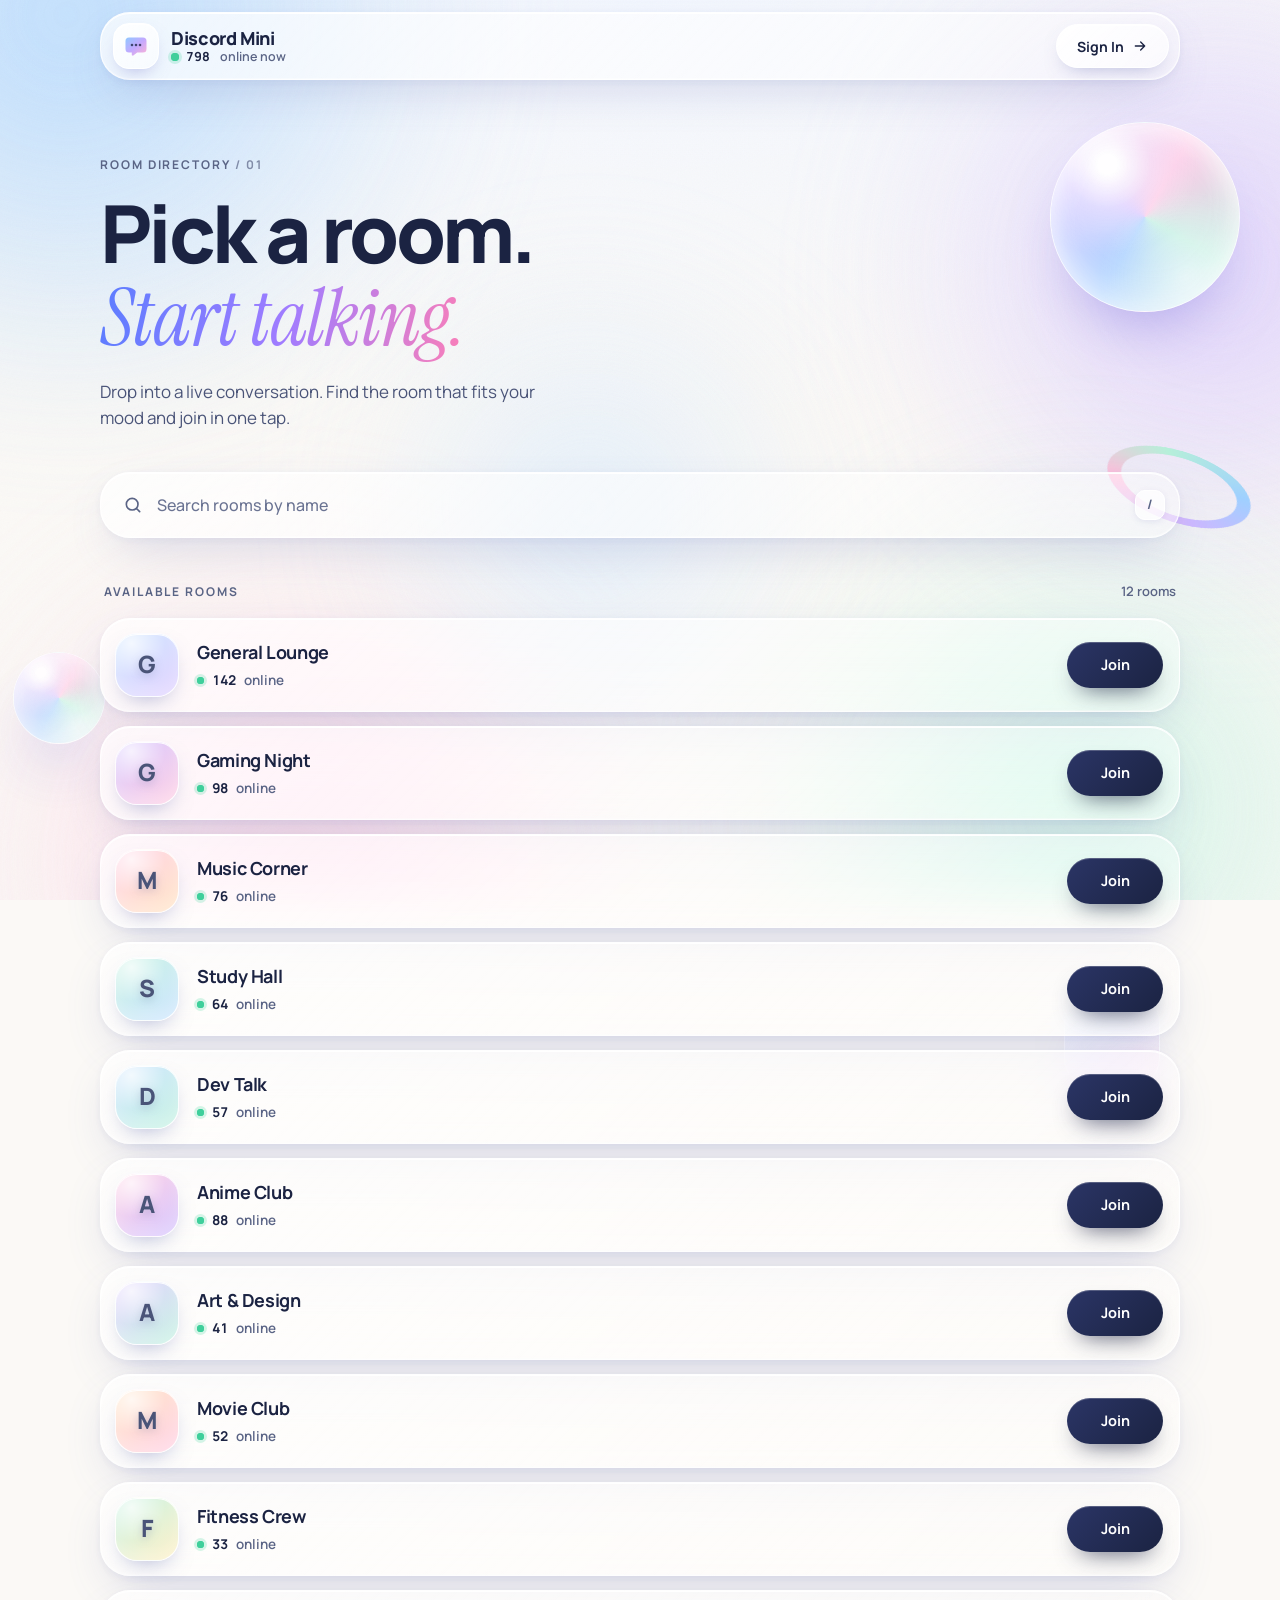
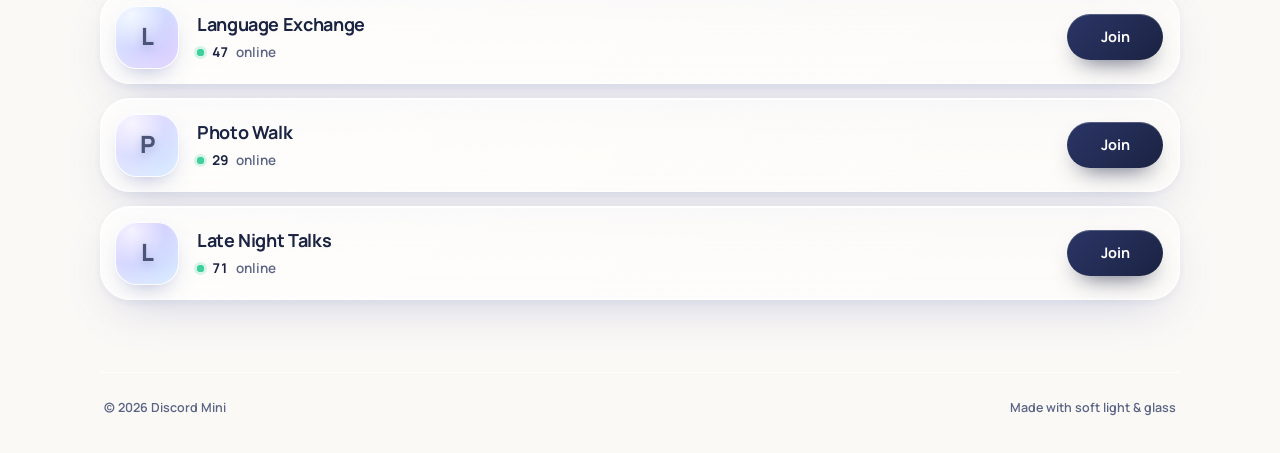
<file: frontend/index.html>
<!DOCTYPE html>
<html lang="en">
<head>
  <meta charset="utf-8">
  <meta name="viewport" content="width=device-width, initial-scale=1">
  <title>Discord Mini — Rooms</title>
  <meta name="description" content="Browse and join live chat rooms on Discord Mini.">
  <meta name="theme-color" content="#eef3ff">
  <link rel="preconnect" href="https://fonts.googleapis.com">
  <link rel="preconnect" href="https://fonts.gstatic.com" crossorigin>
  <link href="https://fonts.googleapis.com/css2?family=Instrument+Serif:ital@1&family=Manrope:wght@400;500;600;700;800&display=swap" rel="stylesheet">
  <link rel="stylesheet" href="css/style.css">
</head>
<body>
  <a class="skip" href="#rooms">Skip to rooms</a>

  <!-- Gradient mesh atmosphere (fixed, shared by the whole site) -->
  <div class="mesh" aria-hidden="true">
    <span class="blob b1"></span>
    <span class="blob b2"></span>
    <span class="blob b3"></span>
    <span class="blob b4"></span>
    <span class="blob b5"></span>
    <span class="grain"></span>
  </div>

  <div class="page">
    <!-- Iridescent 3D accents -->
    <div class="deco" aria-hidden="true">
      <span class="orb orb-a"></span>
      <span class="orb orb-b"></span>
      <span class="ring-wrap"><span class="ring"></span></span>
      <span class="slab"></span>
    </div>

    <header class="site-header fade-up">
      <div class="bar glass">
        <a class="brand" href="./" aria-label="Discord Mini home">
          <span class="logo">
            <svg viewBox="0 0 24 24" width="24" height="24" aria-hidden="true">
              <defs>
                <linearGradient id="lg" x1="0" y1="0" x2="1" y2="1">
                  <stop offset="0" stop-color="#8fc8ff"/>
                  <stop offset=".5" stop-color="#c3a9ff"/>
                  <stop offset="1" stop-color="#ffb3d4"/>
                </linearGradient>
              </defs>
              <path fill="url(#lg)" d="M5 3.5h14A3.5 3.5 0 0 1 22.500 7v8a3.5 3.5 0 0 1-3.500 3.500h-5.800l-3.900 3c-.6.5-1.500.1-1.500-.7V18.500H5A3.500 3.500 0 0 1 1.500 15V7A3.500 3.500 0 0 1 5 3.500z"/>
              <circle cx="8" cy="11" r="1.300" fill="#1b2342" opacity=".75"/>
              <circle cx="12" cy="11" r="1.300" fill="#1b2342" opacity=".75"/>
              <circle cx="16" cy="11" r="1.300" fill="#1b2342" opacity=".75"/>
            </svg>
          </span>
          <span class="brand-text">
            <span class="brand-name">Discord Mini</span>
            <span class="online"><i class="pulse" aria-hidden="true"></i><b id="totalOnline">0</b>&nbsp;online now</span>
          </span>
        </a>

        <!-- Ganti href sesuai halaman login admin -->
        <a class="btn-signin" href="admin/login.html">
          Sign In
          <svg viewBox="0 0 24 24" width="16" height="16" fill="none" stroke="currentColor" stroke-width="2" stroke-linecap="round" stroke-linejoin="round" aria-hidden="true"><path d="M5 12h14M13 6l6 6-6 6"/></svg>
        </a>
      </div>
    </header>

    <main class="wrap">
      <section class="hero">
        <p class="eyebrow fade-up" style="--d:.08s">Room directory <span>/ 01</span></p>
        <h1 class="fade-up" style="--d:.14s">Pick a room.<br><em>Start talking.</em></h1>
        <p class="lead fade-up" style="--d:.2s">Drop into a live conversation. Find the room that fits your mood and join in one tap.</p>
      </section>

      <section class="search-wrap fade-up" style="--d:.26s" role="search">
        <div class="search glass">
          <svg class="ico" viewBox="0 0 24 24" width="20" height="20" fill="none" stroke="currentColor" stroke-width="2" stroke-linecap="round" stroke-linejoin="round" aria-hidden="true"><circle cx="11" cy="11" r="7"/><path d="m20 20-3.500-3.500"/></svg>
          <label class="sr" for="q">Search rooms by name</label>
          <input id="q" type="search" placeholder="Search rooms by name" autocomplete="off" spellcheck="false" aria-controls="rooms">
          <button class="clear" type="button" hidden aria-label="Clear search">
            <svg viewBox="0 0 24 24" width="16" height="16" fill="none" stroke="currentColor" stroke-width="2.200" stroke-linecap="round" aria-hidden="true"><path d="M6 6l12 12M18 6 6 18"/></svg>
          </button>
          <kbd aria-hidden="true">/</kbd>
        </div>
      </section>

      <div class="list-head fade-up" style="--d:.32s">
        <h2 class="eyebrow">Available rooms</h2>
        <p id="count" aria-live="polite"></p>
      </div>

      <ul id="rooms" class="rooms"></ul>

      <div id="empty" class="empty glass" hidden>
        <div class="empty-orb" aria-hidden="true"></div>
        <h3>No rooms found</h3>
        <p>Nothing matches <b id="emptyQ"></b>. Try a shorter keyword or check the spelling.</p>
        <button type="button" class="btn-ghost" id="emptyClear">Clear search</button>
      </div>
    </main>

    <footer class="site-footer">
      <span>© <span id="year"></span> Discord Mini</span>
      <span>Made with soft light &amp; glass</span>
    </footer>
  </div>

  <!-- Join room popup -->
  <div id="joinModal" class="modal" aria-hidden="true" inert>
    <div class="modal-bg" data-close></div>

    <div class="dialog glass" role="dialog" aria-modal="true" aria-labelledby="joinTitle" aria-describedby="joinDesc">
      <span class="orb dialog-orb dialog-orb-a" aria-hidden="true"></span>
      <span class="orb dialog-orb dialog-orb-b" aria-hidden="true"></span>

      <button type="button" class="dlg-close" data-close aria-label="Tutup pop-up">
        <svg viewBox="0 0 24 24" width="16" height="16" fill="none" stroke="currentColor" stroke-width="2.200" stroke-linecap="round" aria-hidden="true"><path d="M6 6l12 12M18 6 6 18"/></svg>
      </button>

      <!-- Room yang dipilih -->
      <div class="room-chip">
        <div class="thumb sm" id="dThumb" aria-hidden="true"></div>
        <div class="chip-text">
          <p class="chip-label">Bergabung ke room</p>
          <p class="chip-name" id="dRoom"></p>
        </div>
        <p class="chip-online"><i class="pulse" aria-hidden="true"></i><b id="dOnline"></b>&nbsp;online</p>
      </div>

      <!-- Langkah 1: isi username -->
      <div id="stepForm">
        <h2 id="joinTitle">Masukkan <em>username</em> kamu</h2>
        <p class="dlg-lead" id="joinDesc">Nama ini akan terlihat oleh anggota lain selama kamu berada di room.</p>

        <form id="joinForm" novalidate>
          <label class="field-label" for="username">Username</label>
          <div class="field" id="uField">
            <span class="at" aria-hidden="true">@</span>
            <input id="username" name="username" type="text" maxlength="20" required
                   autocomplete="nickname" autocapitalize="off" spellcheck="false"
                   placeholder="contoh: senja_biru" aria-describedby="uHint uErr">
            <span class="count" id="uCount" aria-hidden="true">0/20</span>
          </div>
          <p class="hint" id="uHint">3–20 karakter: huruf, angka, titik, garis bawah, atau strip.</p>
          <p class="error" id="uErr" role="alert"></p>

          <button class="btn-join btn-block" id="submitBtn" type="submit">
            <span class="spin" aria-hidden="true"></span>
            <span id="submitLabel">Kirim</span>
            <svg class="arrow" viewBox="0 0 24 24" width="16" height="16" fill="none" stroke="currentColor" stroke-width="2" stroke-linecap="round" stroke-linejoin="round" aria-hidden="true"><path d="M5 12h14M13 6l6 6-6 6"/></svg>
          </button>
        </form>
      </div>
    </div>
  </div>

  <script src="js/rooms.js"></script>
  <script src="js/script.js"></script>
</body>
</html>
</file>
<file: frontend/css/style.css>
/* ==========================================================
   Discord Mini — Soft Futuristic Glassmorphism
   ========================================================== */

:root {
  /* palette */
  --ice: #cfe6ff;
  --sky: #a9d4ff;
  --lav: #d8c8ff;
  --pink: #ffd3e6;
  --mint: #c9f3e4;
  --warm: #fbf9f6;

  /* ink */
  --ink: #1b2342;
  --ink-2: #4a5478;
  --ink-3: #5a6485;

  /* glass */
  --glass-a: rgba(255, 255, 255, 0.72);
  --glass-b: rgba(255, 255, 255, 0.42);
  --glass-border: rgba(255, 255, 255, 0.8);
  --shadow: 0 18px 50px -18px rgba(90, 100, 170, 0.32), 0 2px 10px rgba(90, 100, 170, 0.06);
  --shadow-hover: 0 28px 60px -20px rgba(90, 100, 170, 0.42), 0 4px 14px rgba(90, 100, 170, 0.08);

  /* shape */
  --r-xl: 30px;
  --r-lg: 26px;
  --r-md: 20px;

  --font: "Manrope", "Inter", system-ui, -apple-system, "Segoe UI", sans-serif;
  --serif: "Instrument Serif", "Playfair Display", Georgia, serif;
  --ease: cubic-bezier(0.2, 0.7, 0.2, 1);
}

*, *::before, *::after { box-sizing: border-box; }
html { scroll-behavior: smooth; -webkit-text-size-adjust: 100%; }

body {
  margin: 0;
  min-height: 100vh;
  font-family: var(--font);
  color: var(--ink);
  background: var(--warm);
  line-height: 1.5;
  -webkit-font-smoothing: antialiased;
  overflow-x: hidden;
}

button, input { font: inherit; color: inherit; }
a { color: inherit; text-decoration: none; }
ul { list-style: none; margin: 0; padding: 0; }
h1, h2, h3, p { margin: 0; }

.sr {
  position: absolute; width: 1px; height: 1px; overflow: hidden;
  clip: rect(0 0 0 0); white-space: nowrap;
}
.skip {
  position: fixed; left: 16px; top: -60px; z-index: 100;
  padding: 10px 16px; border-radius: 999px;
  background: var(--ink); color: #fff; font-weight: 600; font-size: 14px;
  transition: top 0.2s var(--ease);
}
.skip:focus { top: 12px; }

:focus-visible {
  outline: 3px solid rgba(94, 110, 255, 0.6);
  outline-offset: 3px;
}

/* ---------- Gradient mesh atmosphere ---------- */
.mesh {
  position: fixed; inset: 0; z-index: -1; overflow: hidden;
  background:
    radial-gradient(120% 80% at 50% 0%, #f3f7ff 0%, transparent 60%),
    var(--warm);
}
.blob {
  position: absolute;
  width: 58vmax; height: 58vmax;
  border-radius: 50%;
  filter: blur(70px);
  opacity: 0.8;
  will-change: transform;
  translate: 0 calc(var(--sy, 0) * var(--k, -0.08) * 1px);
  animation: drift 26s ease-in-out infinite alternate;
}
.b1 { top: -22vmax; left: -18vmax; background: radial-gradient(circle at 40% 40%, var(--sky), transparent 66%); --k: -0.06; }
.b2 { top: -8vmax; right: -24vmax; background: radial-gradient(circle at 50% 50%, var(--lav), transparent 66%); animation-duration: 32s; animation-delay: -6s; --k: -0.1; }
.b3 { bottom: -26vmax; left: -6vmax; background: radial-gradient(circle at 50% 50%, var(--pink), transparent 66%); animation-duration: 29s; animation-delay: -12s; --k: -0.04; }
.b4 { bottom: -22vmax; right: -14vmax; background: radial-gradient(circle at 50% 50%, var(--mint), transparent 66%); animation-duration: 35s; animation-delay: -3s; --k: -0.12; }
.b5 { top: 28vh; left: 26vw; width: 40vmax; height: 40vmax; background: radial-gradient(circle at 50% 50%, var(--ice), transparent 66%); opacity: 0.6; animation-duration: 40s; --k: -0.02; }

.grain {
  position: absolute; inset: 0; opacity: 0.05; mix-blend-mode: multiply;
  background-image: url("data:image/svg+xml;utf8,<svg xmlns='http://www.w3.org/2000/svg' width='160' height='160'><filter id='n'><feTurbulence type='fractalNoise' baseFrequency='.8' numOctaves='2' stitchTiles='stitch'/></filter><rect width='100%' height='100%' filter='url(%23n)' opacity='.6'/></svg>");
}

@keyframes drift {
  from { transform: translate3d(0, 0, 0) scale(1); }
  to   { transform: translate3d(5vmax, 4vmax, 0) scale(1.12); }
}

/* ---------- Glass material ---------- */
.glass {
  background: linear-gradient(135deg, var(--glass-a), var(--glass-b));
  border: 1px solid var(--glass-border);
  -webkit-backdrop-filter: blur(22px) saturate(160%);
  backdrop-filter: blur(22px) saturate(160%);
  box-shadow: var(--shadow), inset 0 1px 0 rgba(255, 255, 255, 0.95), inset 0 -1px 0 rgba(255, 255, 255, 0.35);
}
@supports not ((backdrop-filter: blur(1px)) or (-webkit-backdrop-filter: blur(1px))) {
  .glass { background: rgba(255, 255, 255, 0.9); }
}

/* ---------- Layout ---------- */
.page { position: relative; overflow-x: clip; }
.wrap { position: relative; z-index: 1; width: min(1080px, calc(100% - 32px)); margin: 0 auto; }

/* ---------- Header ---------- */
.site-header {
  position: sticky; top: 12px; z-index: 50;
  width: min(1080px, calc(100% - 32px));
  margin: 12px auto 0;
}
.bar {
  display: flex; align-items: center; justify-content: space-between; gap: 12px;
  padding: 10px 10px 10px 12px;
  border-radius: var(--r-xl);
}
.brand { display: flex; align-items: center; gap: 12px; min-width: 0; border-radius: 18px; }
.logo {
  flex: none; display: grid; place-items: center;
  width: 46px; height: 46px; border-radius: 16px;
  background: linear-gradient(145deg, rgba(255, 255, 255, 0.95), rgba(255, 255, 255, 0.5));
  border: 1px solid #fff;
  box-shadow: 0 8px 18px -8px rgba(110, 110, 200, 0.5), inset 0 1px 0 #fff;
}
.brand-text { display: flex; flex-direction: column; min-width: 0; line-height: 1.2; }
.brand-name { font-weight: 800; font-size: 18px; letter-spacing: -0.02em; }
.online {
  display: inline-flex; align-items: center; gap: 7px;
  font-size: 12.500px; font-weight: 600; color: var(--ink-3);
  white-space: nowrap;
}
.online b { color: var(--ink); font-variant-numeric: tabular-nums; font-weight: 700; }
.pulse {
  position: relative; width: 8px; height: 8px; border-radius: 50%;
  background: #3fcf9b; box-shadow: 0 0 0 3px rgba(63, 207, 155, 0.22);
}
.pulse::after {
  content: ""; position: absolute; inset: 0; border-radius: 50%;
  background: #3fcf9b; animation: ping 2.400s ease-out infinite;
}
@keyframes ping { 0% { transform: scale(1); opacity: 0.6; } 100% { transform: scale(3); opacity: 0; } }

.btn-signin {
  flex: none; display: inline-flex; align-items: center; gap: 8px;
  height: 44px; padding: 0 20px; border-radius: 999px;
  font-weight: 700; font-size: 14px;
  background: linear-gradient(135deg, rgba(255, 255, 255, 0.95), rgba(255, 255, 255, 0.55));
  border: 1px solid #fff;
  box-shadow: 0 8px 20px -10px rgba(90, 100, 170, 0.5), inset 0 1px 0 #fff;
  transition: transform 0.3s var(--ease), box-shadow 0.3s var(--ease);
}
.btn-signin svg { transition: transform 0.3s var(--ease); }
.btn-signin:hover { transform: scale(1.04); box-shadow: 0 12px 26px -10px rgba(90, 100, 170, 0.6), inset 0 1px 0 #fff; }
.btn-signin:hover svg { transform: translateX(3px); }
.btn-signin:active { transform: scale(0.97); }

/* ---------- Hero ---------- */
.hero { padding: 76px 0 34px; max-width: 720px; }
.eyebrow {
  font-size: 12px; font-weight: 700; letter-spacing: 0.16em; text-transform: uppercase;
  color: var(--ink-3);
}
.eyebrow span { opacity: 0.7; }
h1 {
  margin-top: 18px;
  font-size: clamp(2.700rem, 7vw, 5rem);
  line-height: 1.02; letter-spacing: -0.045em; font-weight: 800;
}
h1 em {
  font-family: var(--serif); font-style: italic; font-weight: 400;
  letter-spacing: -0.02em;
  background: linear-gradient(100deg, #5b7dff 0%, #a07cff 50%, #ff7fb4 100%);
  -webkit-background-clip: text; background-clip: text;
  color: transparent; -webkit-text-fill-color: transparent;
  padding-right: 0.08em;
}
.lead { margin-top: 20px; max-width: 46ch; font-size: 17px; color: var(--ink-2); }

/* ---------- Search ---------- */
.search-wrap { margin-top: 8px; }
.search {
  display: flex; align-items: center; gap: 12px;
  height: 66px; padding: 0 14px 0 22px; border-radius: var(--r-xl);
  transition: box-shadow 0.3s var(--ease), transform 0.3s var(--ease);
}
.search:focus-within {
  box-shadow: var(--shadow-hover), 0 0 0 5px rgba(140, 160, 255, 0.28), inset 0 1px 0 #fff;
}
.search .ico { flex: none; color: var(--ink-3); }
.search input {
  flex: 1; min-width: 0; height: 100%;
  border: 0; outline: 0; background: transparent;
  font-size: 16px; font-weight: 500;
}
.search input::placeholder { color: #6a7392; }
.search input::-webkit-search-cancel-button,
.search input::-webkit-search-decoration { -webkit-appearance: none; appearance: none; }
.clear {
  flex: none; display: grid; place-items: center;
  width: 34px; height: 34px; border-radius: 50%; border: 0; cursor: pointer;
  background: rgba(27, 35, 66, 0.07); color: var(--ink-2);
  transition: background 0.2s, transform 0.2s var(--ease);
}
.clear:hover { background: rgba(27, 35, 66, 0.13); transform: scale(1.08); }
.clear[hidden] { display: none; }
kbd {
  flex: none; display: grid; place-items: center;
  width: 30px; height: 30px; border-radius: 10px;
  font-family: var(--font); font-size: 13px; font-weight: 700; color: var(--ink-3);
  background: rgba(255, 255, 255, 0.7); border: 1px solid #fff;
  box-shadow: 0 2px 6px rgba(90, 100, 170, 0.12);
}
.search:focus-within kbd, .search.has-value kbd { display: none; }

/* ---------- List ---------- */
.list-head {
  display: flex; align-items: baseline; justify-content: space-between;
  margin: 44px 4px 16px;
}
#count { font-size: 13px; font-weight: 600; color: var(--ink-3); }

.rooms { display: grid; gap: 14px; }

.room {
  position: relative;
  display: grid; grid-template-columns: auto 1fr auto; align-items: center; gap: 18px;
  padding: 14px 16px 14px 14px; border-radius: var(--r-xl);
  transition: transform 0.4s var(--ease), box-shadow 0.4s var(--ease);
}
/* iridescent edge on hover */
.room::before {
  content: ""; position: absolute; inset: -1px; border-radius: inherit; padding: 1.500px;
  background: linear-gradient(120deg, #a9d4ff, #d8c8ff, #ffc4df, #c4f3e2, #a9d4ff);
  -webkit-mask: linear-gradient(#000 0 0) content-box, linear-gradient(#000 0 0);
  -webkit-mask-composite: xor; mask-composite: exclude;
  opacity: 0; transition: opacity 0.4s var(--ease); pointer-events: none;
}
.room:hover { transform: translateY(-3px); box-shadow: var(--shadow-hover), inset 0 1px 0 #fff; }
.room:hover::before { opacity: 1; }

.thumb {
  position: relative; display: grid; place-items: center;
  width: 64px; height: 64px; border-radius: 22px;
  font-size: 28px; line-height: 1;
  background: linear-gradient(145deg, var(--g1), var(--g2));
  border: 1px solid rgba(255, 255, 255, 0.9);
  box-shadow: 0 10px 22px -10px rgba(90, 100, 170, 0.5), inset 0 1px 0 rgba(255, 255, 255, 0.95), inset 0 -8px 14px rgba(255, 255, 255, 0.25);
  transition: transform 0.4s var(--ease);
  overflow: hidden;
}
.thumb::after {
  content: ""; position: absolute; inset: 0;
  background: radial-gradient(circle at 25% 15%, rgba(255, 255, 255, 0.75), transparent 48%);
  pointer-events: none;
}
.thumb span { position: relative; z-index: 1; filter: drop-shadow(0 3px 4px rgba(60, 70, 130, 0.25)); }
.room:hover .thumb { transform: scale(1.06) rotate(-2deg); }

.info { min-width: 0; }
.info h3 {
  font-size: 18px; font-weight: 700; letter-spacing: -0.02em;
  white-space: nowrap; overflow: hidden; text-overflow: ellipsis;
}
.info h3 mark {
  background: linear-gradient(transparent 58%, rgba(168, 140, 255, 0.35) 58%);
  color: inherit; border-radius: 3px;
}
.meta {
  display: inline-flex; align-items: center; gap: 8px; margin-top: 4px;
  font-size: 13.500px; font-weight: 600; color: var(--ink-3);
}
.meta b { color: var(--ink); font-weight: 700; font-variant-numeric: tabular-nums; }
.meta .pulse { width: 7px; height: 7px; }

.btn-join {
  position: relative; display: inline-flex; align-items: center; justify-content: center; gap: 8px;
  min-width: 96px; height: 46px; padding: 0 24px; border: 0; border-radius: 999px; cursor: pointer;
  font-weight: 700; font-size: 14.500px; color: #fff;
  background: linear-gradient(135deg, #2b3566, #1b2342);
  box-shadow: 0 12px 24px -12px rgba(27, 35, 66, 0.8), inset 0 1px 0 rgba(255, 255, 255, 0.22);
  transition: transform 0.3s var(--ease), box-shadow 0.3s var(--ease), background 0.3s;
}
.btn-join:hover { transform: scale(1.05); box-shadow: 0 16px 28px -12px rgba(27, 35, 66, 0.85), inset 0 1px 0 rgba(255, 255, 255, 0.25); }
.btn-join:active { transform: scale(0.97); }
.btn-join.is-joined {
  color: #0f5a45;
  background: linear-gradient(135deg, rgba(214, 248, 235, 0.95), rgba(190, 240, 222, 0.8));
  border: 1px solid #fff;
  box-shadow: 0 10px 22px -12px rgba(40, 150, 110, 0.55), inset 0 1px 0 #fff;
}
.btn-join.is-loading { pointer-events: none; opacity: 0.9; }
.btn-join .spin {
  display: none; width: 16px; height: 16px; border-radius: 50%;
  border: 2px solid rgba(255, 255, 255, 0.35); border-top-color: #fff;
  animation: spin 0.7s linear infinite;
}
.btn-join.is-loading .spin { display: inline-block; }
@keyframes spin { to { transform: rotate(360deg); } }

/* ---------- Empty state ---------- */
.empty {
  display: flex; flex-direction: column; align-items: center; text-align: center; gap: 10px;
  padding: 48px 24px; border-radius: var(--r-xl);
}
.empty[hidden] { display: none; }
.empty h3 { font-size: 22px; letter-spacing: -0.02em; }
.empty p { max-width: 38ch; color: var(--ink-2); overflow-wrap: anywhere; }
.empty-orb {
  width: 64px; height: 64px; border-radius: 50%; margin-bottom: 8px;
  background:
    radial-gradient(circle at 30% 22%, rgba(255, 255, 255, 0.95), transparent 42%),
    conic-gradient(from 210deg, #b9dcff, #dccbff, #ffcfe6, #c3f2df, #b9dcff);
  box-shadow: inset 0 -8px 16px rgba(255, 255, 255, 0.5), 0 16px 30px -14px rgba(130, 120, 220, 0.6);
  animation: float 7s ease-in-out infinite;
}
.btn-ghost {
  margin-top: 10px; height: 42px; padding: 0 20px; border-radius: 999px; cursor: pointer;
  font-weight: 700; font-size: 14px;
  background: rgba(255, 255, 255, 0.8); border: 1px solid #fff;
  box-shadow: 0 8px 18px -10px rgba(90, 100, 170, 0.5);
  transition: transform 0.3s var(--ease);
}
.btn-ghost:hover { transform: scale(1.05); }

/* ---------- Iridescent 3D decor ---------- */
.deco { position: absolute; inset: 0; z-index: 0; pointer-events: none; }
.deco > * { position: absolute; display: block; }

.orb {
  border-radius: 50%;
  background:
    radial-gradient(circle at 30% 22%, rgba(255, 255, 255, 0.98) 0 5%, rgba(255, 255, 255, 0.35) 22%, transparent 46%),
    radial-gradient(circle at 72% 82%, rgba(255, 255, 255, 0.55), transparent 42%),
    conic-gradient(from 210deg, rgba(168, 210, 255, 0.85), rgba(214, 196, 255, 0.85), rgba(255, 200, 228, 0.85), rgba(190, 242, 222, 0.85), rgba(168, 210, 255, 0.85));
  border: 1px solid rgba(255, 255, 255, 0.85);
  box-shadow: inset 0 -16px 32px rgba(255, 255, 255, 0.5), inset 0 10px 24px rgba(255, 255, 255, 0.65), 0 34px 60px -24px rgba(130, 120, 220, 0.55);
  -webkit-backdrop-filter: blur(6px); backdrop-filter: blur(6px);
  animation: float 10s ease-in-out infinite;
}
.orb-a { width: 190px; height: 190px; top: 110px; right: max(3%, calc(50% - 600px)); }
.orb-b { width: 92px; height: 92px; top: 640px; left: max(1%, calc(50% - 640px)); animation-duration: 13s; animation-delay: -4s; opacity: 0.9; }

.ring-wrap { top: 400px; right: max(2%, calc(50% - 640px)); width: 150px; height: 150px; animation: float 12s ease-in-out infinite; animation-delay: -2s; }
.ring {
  display: block; width: 100%; height: 100%; border-radius: 50%;
  background: conic-gradient(from 90deg, #9fd0ff, #cdb8ff, #ffbfdc, #b6efd9, #9fd0ff);
  -webkit-mask: radial-gradient(farthest-side, transparent calc(100% - 15px), #000 calc(100% - 14px));
  mask: radial-gradient(farthest-side, transparent calc(100% - 15px), #000 calc(100% - 14px));
  transform: rotate3d(1, 0.35, 0, 62deg);
  filter: drop-shadow(0 14px 16px rgba(130, 120, 220, 0.35));
  animation: shimmer 14s ease-in-out infinite alternate;
}
@keyframes shimmer { from { filter: drop-shadow(0 14px 16px rgba(130, 120, 220, 0.35)) hue-rotate(-24deg); } to { filter: drop-shadow(0 14px 16px rgba(130, 120, 220, 0.35)) hue-rotate(28deg); } }

.slab {
  --rot: 14deg;
  top: 980px; right: max(6%, calc(50% - 520px));
  width: 96px; height: 96px; border-radius: 30px;
  background: linear-gradient(135deg, rgba(255, 255, 255, 0.75), rgba(255, 255, 255, 0.18)), linear-gradient(160deg, rgba(168, 210, 255, 0.55), rgba(255, 200, 228, 0.55));
  border: 1px solid rgba(255, 255, 255, 0.9);
  -webkit-backdrop-filter: blur(10px); backdrop-filter: blur(10px);
  box-shadow: inset 0 1px 0 #fff, inset 0 -12px 22px rgba(255, 255, 255, 0.35), 0 30px 50px -26px rgba(130, 120, 220, 0.55);
  animation: float 11s ease-in-out infinite; animation-delay: -6s;
}

@keyframes float {
  0%, 100% { transform: translateY(0) rotate(var(--rot, 0deg)); }
  50% { transform: translateY(-18px) rotate(calc(var(--rot, 0deg) + 3deg)); }
}

/* ---------- Footer ---------- */
.site-footer {
  position: relative; z-index: 1;
  width: min(1080px, calc(100% - 32px)); margin: 72px auto 0; padding: 26px 4px 36px;
  display: flex; justify-content: space-between; flex-wrap: wrap; gap: 8px;
  font-size: 12.500px; font-weight: 600; color: var(--ink-3);
  border-top: 1px solid rgba(255, 255, 255, 0.8);
}

/* ---------- Toast ---------- */
.toast {
  position: fixed; left: 50%; bottom: 28px; z-index: 80;
  transform: translate(-50%, 24px); opacity: 0; pointer-events: none;
  max-width: calc(100% - 32px);
  padding: 13px 22px; border-radius: 999px;
  font-size: 14px; font-weight: 600; text-align: center;
  transition: transform 0.45s var(--ease), opacity 0.35s;
}
.toast.show { transform: translate(-50%, 0); opacity: 1; }

/* ---------- Join popup ---------- */
html.modal-open { overflow: hidden; }

.modal {
  position: fixed; inset: 0; z-index: 40; /* di bawah header (z-index 50) agar header tetap terlihat */
  display: grid; place-items: center;
  padding: 104px 16px 28px; overflow-y: auto;
  visibility: hidden;
  transition: visibility 0s linear 0.5s;
}
.modal.open { visibility: visible; transition: visibility 0s; }

.modal-bg {
  position: fixed; inset: 0;
  background: radial-gradient(80% 60% at 50% 40%, rgba(255, 255, 255, 0.35), rgba(222, 230, 255, 0.4));
  -webkit-backdrop-filter: blur(14px) saturate(130%);
  backdrop-filter: blur(14px) saturate(130%);
  opacity: 0; transition: opacity 0.45s var(--ease);
}
.modal.open .modal-bg { opacity: 1; }

.dialog {
  position: relative; width: min(460px, 100%); margin: auto;
  padding: 34px 30px 28px; border-radius: 36px;
  opacity: 0; transform: translateY(24px) scale(0.97);
  transition: opacity 0.45s var(--ease), transform 0.6s var(--ease);
}
.dialog.glass { background: linear-gradient(135deg, rgba(255, 255, 255, 0.84), rgba(255, 255, 255, 0.56)); }
.modal.open .dialog { opacity: 1; transform: none; }
.dialog.shake { animation: shake 0.45s var(--ease); }
@keyframes shake {
  0%, 100% { transform: translateX(0); }
  20% { transform: translateX(-9px); }
  40% { transform: translateX(8px); }
  60% { transform: translateX(-5px); }
  80% { transform: translateX(3px); }
}

/* iridescent glass orbs di balik pop-up */
.dialog-orb { position: absolute; z-index: -1; pointer-events: none; }
.dialog-orb-a { width: 84px; height: 84px; top: -38px; left: -34px; }
.dialog-orb-b { width: 56px; height: 56px; bottom: -28px; right: -24px; animation-delay: -5s; }

.dlg-close {
  position: absolute; top: 18px; right: 18px;
  display: grid; place-items: center; width: 38px; height: 38px;
  border-radius: 50%; border: 1px solid #fff; cursor: pointer;
  background: rgba(255, 255, 255, 0.75); color: var(--ink-2);
  box-shadow: 0 6px 14px -8px rgba(90, 100, 170, 0.5);
  transition: transform 0.25s var(--ease), background 0.2s;
}
.dlg-close:hover { transform: scale(1.08) rotate(90deg); background: #fff; }

.room-chip {
  display: flex; align-items: center; gap: 12px;
  margin-right: 48px; padding: 8px 14px 8px 8px; border-radius: 22px;
  background: rgba(255, 255, 255, 0.55); border: 1px solid #fff;
  box-shadow: inset 0 1px 0 #fff, 0 8px 18px -14px rgba(90, 100, 170, 0.5);
}
.thumb.sm { width: 46px; height: 46px; border-radius: 16px; font-size: 22px; flex: none; }
.room-chip:hover .thumb.sm { transform: none; }
.chip-text { min-width: 0; flex: 1; }
.chip-label { font-size: 11px; font-weight: 700; letter-spacing: 0.14em; text-transform: uppercase; color: var(--ink-3); }
.chip-name { font-size: 15.500px; font-weight: 700; letter-spacing: -0.015em; white-space: nowrap; overflow: hidden; text-overflow: ellipsis; }
.chip-online {
  flex: none; display: none; align-items: center; gap: 6px;
  font-size: 12.500px; font-weight: 600; color: var(--ink-3);
}
.chip-online .pulse { width: 7px; height: 7px; }
.chip-online b { color: var(--ink); font-variant-numeric: tabular-nums; }

.dialog h2 {
  margin-top: 26px;
  font-size: clamp(1.700rem, 5vw, 2.150rem); line-height: 1.08;
  letter-spacing: -0.035em; font-weight: 800;
}
.dialog h2 em {
  font-family: var(--serif); font-style: italic; font-weight: 400; letter-spacing: -0.02em;
  background: linear-gradient(100deg, #5b7dff 0%, #a07cff 50%, #ff7fb4 100%);
  -webkit-background-clip: text; background-clip: text;
  color: transparent; -webkit-text-fill-color: transparent; padding-right: 0.08em;
}
.dlg-lead { margin-top: 10px; color: var(--ink-2); font-size: 15px; }

.field-label {
  display: block; margin: 26px 4px 10px;
  font-size: 12px; font-weight: 700; letter-spacing: 0.16em; text-transform: uppercase; color: var(--ink-3);
}
.field {
  display: flex; align-items: center; gap: 10px;
  height: 60px; padding: 0 18px; border-radius: 20px;
  background: rgba(255, 255, 255, 0.74); border: 1px solid #fff;
  box-shadow: inset 0 2px 6px rgba(90, 100, 170, 0.08), 0 1px 0 rgba(255, 255, 255, 0.9);
  transition: box-shadow 0.3s var(--ease), border-color 0.3s;
}
.field:focus-within { box-shadow: 0 0 0 5px rgba(140, 160, 255, 0.28), inset 0 2px 6px rgba(90, 100, 170, 0.06); }
.field.invalid { border-color: rgba(204, 66, 102, 0.7); box-shadow: 0 0 0 4px rgba(255, 150, 180, 0.26); }
.field .at { font-weight: 700; color: var(--ink-3); }
.field input {
  flex: 1; min-width: 0; height: 100%; border: 0; background: transparent;
  font-size: 16px; font-weight: 600;
}
.field input:focus-visible { outline: none; }
.field input::placeholder { color: #6a7392; font-weight: 500; }
.field .count { font-size: 12px; font-weight: 700; color: var(--ink-3); font-variant-numeric: tabular-nums; }
.hint { margin: 10px 4px 0; font-size: 13px; color: var(--ink-3); }
.error { min-height: 22px; margin: 6px 4px 14px; font-size: 13px; font-weight: 600; color: #b3304f; }

.btn-block { width: 100%; height: 56px; font-size: 15.500px; }
.btn-join .arrow { transition: transform 0.3s var(--ease); }
.btn-join:hover .arrow { transform: translateX(3px); }
.btn-join.is-loading .arrow { display: none; }

.success { display: flex; flex-direction: column; align-items: center; text-align: center; gap: 4px; padding: 26px 0 4px; }
.success[hidden] { display: none; }
.success h2 { margin-top: 18px; outline: none; }
.success .dlg-lead { max-width: 32ch; overflow-wrap: anywhere; }
.success .dlg-lead b { color: var(--ink); }
.success .btn-ghost { margin-top: 20px; }
.ok-orb {
  display: grid; place-items: center; width: 76px; height: 76px; border-radius: 50%;
  background:
    radial-gradient(circle at 30% 22%, rgba(255, 255, 255, 0.95), transparent 44%),
    conic-gradient(from 210deg, #b9dcff, #dccbff, #ffcfe6, #c3f2df, #b9dcff);
  border: 1px solid #fff;
  box-shadow: inset 0 -10px 20px rgba(255, 255, 255, 0.5), 0 20px 36px -16px rgba(130, 120, 220, 0.65);
  animation: pop 0.7s var(--ease) both;
}
@keyframes pop { from { transform: scale(0.6); opacity: 0; } to { transform: scale(1); opacity: 1; } }

@media (min-width: 420px) { .chip-online { display: inline-flex; } }

/* ---------- Entrance animations ---------- */
.fade-up { animation: rise 0.9s var(--ease) both; animation-delay: var(--d, 0s); }
.rise { animation: rise 0.8s var(--ease) both; animation-delay: calc(var(--i, 0) * 55ms + 0.35s); }
@keyframes rise {
  from { opacity: 0; translate: 0 22px; }
  to   { opacity: 1; translate: 0 0; }
}

/* ---------- Responsive ---------- */
@media (max-width: 760px) {
  .hero { padding: 56px 0 26px; }
  .lead { font-size: 16px; }
  .orb-a { width: 120px; height: 120px; top: 90px; right: -24px; opacity: 0.8; }
  .orb-b { width: 64px; height: 64px; left: -14px; top: 720px; }
  .ring-wrap { width: 100px; height: 100px; top: 420px; right: -10px; opacity: 0.8; }
  .slab { display: none; }
  .search { height: 60px; }
  kbd { display: none; }
}
@media (max-width: 520px) {
  .site-header { top: 8px; width: calc(100% - 20px); }
  .bar { padding: 8px 8px 8px 8px; gap: 8px; }
  .logo { width: 42px; height: 42px; border-radius: 14px; }
  .brand-name { font-size: 16px; }
  .online { font-size: 12px; }
  .btn-signin { height: 40px; padding: 0 14px; font-size: 13px; }
  .btn-signin svg { display: none; }
  .wrap { width: calc(100% - 24px); }
  .room { gap: 12px; padding: 12px; border-radius: 26px; }
  .thumb { width: 54px; height: 54px; border-radius: 18px; font-size: 24px; }
  .info h3 { font-size: 16px; }
  .meta { font-size: 12.500px; }
  .btn-join { min-width: 0; height: 42px; padding: 0 18px; font-size: 14px; }
  .site-footer { width: calc(100% - 24px); }
}

@media (max-width: 520px) {
  .modal { padding: 84px 12px 20px; }
  .dialog { padding: 28px 20px 22px; border-radius: 30px; }
  .room-chip { margin-right: 44px; }
  .dlg-close { top: 14px; right: 14px; }
  .dialog-orb-a { width: 64px; height: 64px; top: -28px; left: -16px; }
  .dialog-orb-b { width: 44px; height: 44px; right: -12px; }
}

/* ---------- Reduced motion ---------- */
@media (prefers-reduced-motion: reduce) {
  *, *::before, *::after {
    animation-duration: 0.001ms !important;
    animation-iteration-count: 1 !important;
    transition-duration: 0.001ms !important;
    scroll-behavior: auto !important;
  }
}

/* ---------- Foto room (menggantikan emoji) ---------- */
.thumb img { position: absolute; inset: 0; width: 100%; height: 100%; object-fit: cover; display: block; }
.thumb .initial { position: relative; z-index: 1; font-weight: 800; font-size: 0.85em; color: var(--ink-2); }
</file>
